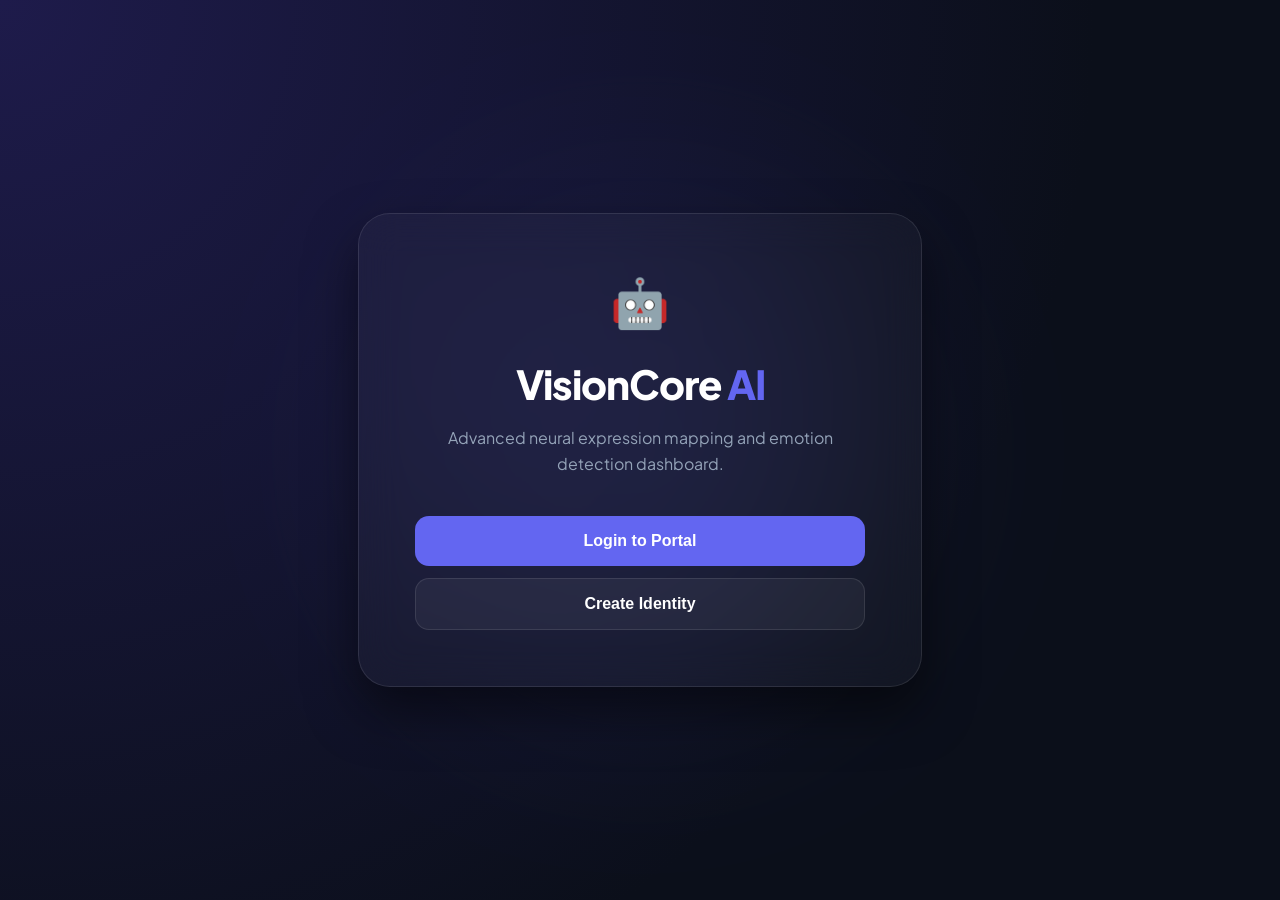
<file: index.html>
<!DOCTYPE html>
<html lang="en">
<head>
    <meta charset="UTF-8">
    <meta name="viewport" content="width=device-width, initial-scale=1.0">
    <title>VisionCore AI | Welcome</title>
    <link href="https://fonts.googleapis.com/css2?family=Plus+Jakarta+Sans:wght@300;400;600;800&display=swap" rel="stylesheet">
    <style>
        :root { --primary: #6366f1; --bg: #0b0f1a; --glass: rgba(255, 255, 255, 0.03); --glass-border: rgba(255, 255, 255, 0.1); }
        body { margin: 0; background: var(--bg); color: white; font-family: 'Plus Jakarta Sans', sans-serif; height: 100vh; display: flex; justify-content: center; align-items: center; overflow: hidden; background: radial-gradient(circle at top left, #1e1b4b, #0b0f1a 70%); }
        .blob { position: absolute; width: 500px; height: 500px; background: var(--primary); filter: blur(120px); border-radius: 50%; opacity: 0.1; z-index: -1; animation: drift 20s infinite alternate; }
        @keyframes drift { from { transform: translate(-10%, -10%); } to { transform: translate(10%, 10%); } }
        .container { background: var(--glass); backdrop-filter: blur(20px); border: 1px solid var(--glass-border); padding: 3.5rem; border-radius: 32px; text-align: center; max-width: 450px; width: 90%; box-shadow: 0 25px 50px rgba(0,0,0,0.5); }
        h1 { font-size: 2.5rem; font-weight: 800; letter-spacing: -1px; margin-bottom: 10px; }
        p { color: #94a3b8; margin-bottom: 2.5rem; line-height: 1.6; }
        .btn-group { display: flex; flex-direction: column; gap: 12px; }
        button { padding: 16px; border-radius: 14px; font-size: 1rem; font-weight: 700; cursor: pointer; transition: 0.3s; border: none; }
        .btn-primary { background: var(--primary); color: white; }
        .btn-primary:hover { transform: translateY(-2px); box-shadow: 0 10px 20px rgba(99,102,241,0.3); }
        .btn-secondary { background: rgba(255,255,255,0.05); color: white; border: 1px solid var(--glass-border); }
        .btn-secondary:hover { background: rgba(255,255,255,0.1); }
    </style>
</head>
<body>
    <div class="blob"></div>
    <div class="container">
        <div style="font-size: 3rem; margin-bottom: 1rem;">🤖</div>
        <h1>VisionCore <span style="color: var(--primary);">AI</span></h1>
        <p>Advanced neural expression mapping and emotion detection dashboard.</p>
        <div class="btn-group">
            <button class="btn-primary" onclick="location.href='login.html'">Login to Portal</button>
            <button class="btn-secondary" onclick="location.href='register.html'">Create Identity</button>
        </div>
    </div>
</body>
</html>
</file>
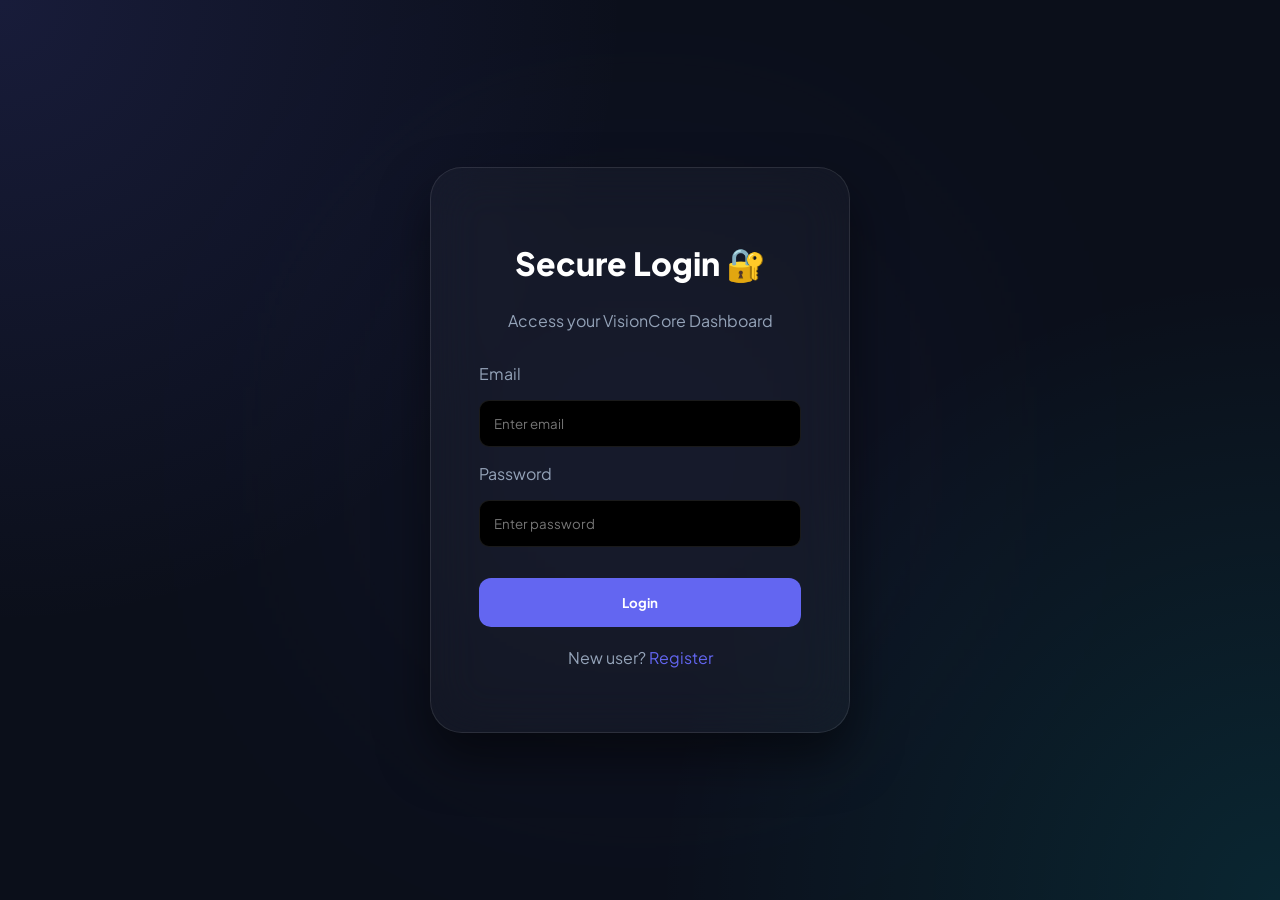
<file: dashboard.html>
<!DOCTYPE html>
<html lang="en">

<head>
<meta charset="UTF-8">
<meta name="viewport" content="width=device-width, initial-scale=1.0">
<title>NeuralCore AI Dashboard</title>

<style>
*{
    box-sizing:border-box;
}

body{
    margin:0;
    height:100vh;
    background:#080b16;
    color:white;
    font-family:Arial, sans-serif;
    display:flex;
}

nav{
    width:80px;
    background:#05070d;
    border-right:1px solid #222;
    display:flex;
    flex-direction:column;
    align-items:center;
    gap:25px;
    padding-top:30px;
}

.nav-icon{
    width:45px;
    height:45px;
    border-radius:12px;
    background:#111827;
    display:flex;
    align-items:center;
    justify-content:center;
    cursor:pointer;
    font-size:22px;
}

.active{
    background:#6366f1;
}

main{
    flex:1;
    padding:30px;
    text-align:center;
}

h1{
    font-size:35px;
}

span{
    color:#00f2ff;
}

.card{
    max-width:700px;
    margin:auto;
    background:rgba(255,255,255,0.05);
    padding:20px;
    border-radius:25px;
    border:1px solid #333;
}

.video-box{
    position:relative;
    border-radius:20px;
    overflow:hidden;
    background:black;
}

video{
    width:100%;
    border-radius:20px;
    transform:scaleX(-1);
}

.corner{
    position:absolute;
    width:35px;
    height:35px;
    border:3px solid #00f2ff;
}

.tl{
    top:20px;
    left:20px;
    border-right:none;
    border-bottom:none;
}

.tr{
    top:20px;
    right:20px;
    border-left:none;
    border-bottom:none;
}

.bl{
    bottom:20px;
    left:20px;
    border-right:none;
    border-top:none;
}

.br{
    bottom:20px;
    right:20px;
    border-left:none;
    border-top:none;
}

.scan{
    position:absolute;
    width:100%;
    height:3px;
    background:#00f2ff;
    top:0;
    display:none;
    box-shadow:0 0 20px #00f2ff;
}

@keyframes scan{
    from{ top:0; }
    to{ top:100%; }
}

.controls{
    margin-top:20px;
    display:flex;
    gap:20px;
}

button{
    flex:1;
    padding:18px;
    border:none;
    border-radius:15px;
    background:#6366f1;
    color:white;
    font-weight:bold;
    cursor:pointer;
}

button:hover{
    background:#4f46e5;
}

.status{
    flex:1;
    background:#05070d;
    border-radius:15px;
    display:flex;
    align-items:center;
    justify-content:center;
    color:#00f2ff;
    font-weight:bold;
}
</style>
</head>

<body>

<nav>
    <div class="nav-icon">📊</div>
    <div class="nav-icon active">📷</div>
    <div class="nav-icon" onclick="localStorage.removeItem('token'); location.href='login.html';">🚪</div>
</nav>

<main>
    <h1>NEURAL<span>CORE</span> AI</h1>
    <p>Emotion Recognition Dashboard</p>

    <div class="card">
        <div class="video-box">
            <video id="video" autoplay playsinline></video>
            <div class="corner tl"></div>
            <div class="corner tr"></div>
            <div class="corner bl"></div>
            <div class="corner br"></div>
            <div id="scanLine" class="scan"></div>
        </div>

        <div class="controls">
            <button id="btn">INITIATE NEURAL SCAN</button>
            <div class="status">
                <p id="emotionText">SYSTEM READY</p>
            </div>
        </div>
    </div>
</main>

<canvas id="canvas" style="display:none"></canvas>

<script>
// ======================
// BACKEND URL (Cleaned & Corrected)
// ======================
const API_URL = "https://emotions-detector-backend.onrender.com";

// Automatically wake up backend on load
fetch(API_URL)
    .then(res => console.log("Backend woken up successfully"))
    .catch(err => console.log("Waking up backend..."));

// Verify Authentication Token
const token = localStorage.getItem("token");
if (!token) {
    alert("Please login first 🔐");
    window.location.href = "login.html";
}

const video = document.getElementById("video");
const btn = document.getElementById("btn");
const emotionText = document.getElementById("emotionText");
const scanLine = document.getElementById("scanLine");
const canvas = document.getElementById("canvas");

let scanning = false;

// CAMERA
navigator.mediaDevices.getUserMedia({ video: true })
    .then(stream => {
        video.srcObject = stream;
        emotionText.innerText = "SYSTEM READY";
    })
    .catch(() => {
        emotionText.innerText = "CAMERA ERROR";
    });

// DETECT
btn.onclick = async () => {
    if (scanning) return;
    scanning = true;

    try {
        scanLine.style.display = "block";
        scanLine.style.animation = "scan 2s linear infinite";
        emotionText.innerText = "SCANNING...";

        canvas.width = video.videoWidth;
        canvas.height = video.videoHeight;

        let ctx = canvas.getContext("2d");
        ctx.drawImage(video, 0, 0);

        let image = canvas.toDataURL("image/jpeg");

        let res = await fetch(API_URL + "/detect-emotion", {
            method: "POST",
            headers: {
                "Content-Type": "application/json",
                "Authorization": `Bearer ${token}`
            },
            body: JSON.stringify({ image: image })
        });

        let data = await res.json();
        emotionText.innerText = (data.emotion || "UNKNOWN").toUpperCase();

    } catch (err) {
        console.log(err);
        emotionText.innerText = "SERVER ERROR";
    } finally {
        scanLine.style.display = "none";
        btn.innerText = "INITIATE NEURAL SCAN";
        scanning = false;
    }
};
</script>

</body>
</html>
</file>
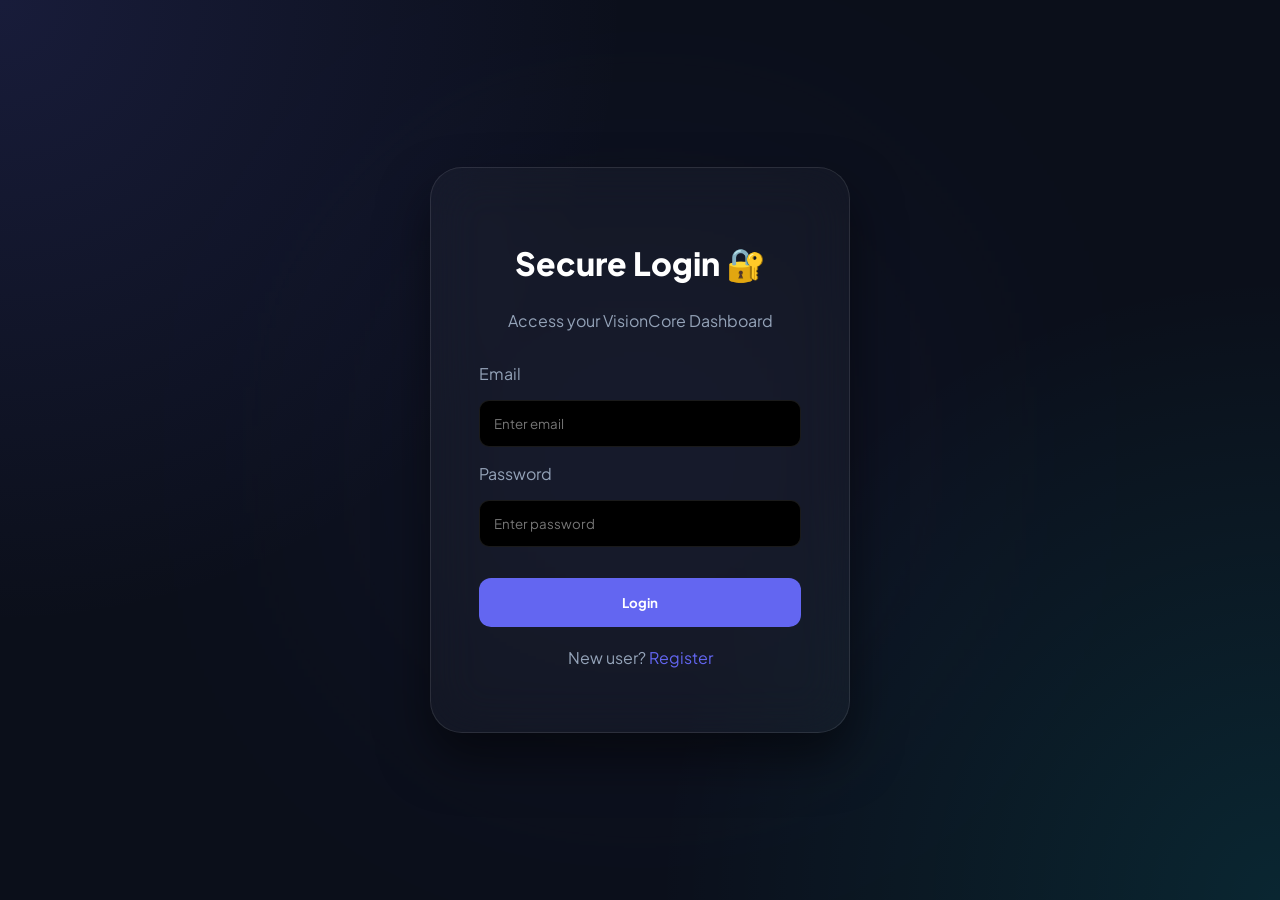
<file: login.html>
<!DOCTYPE html>
<html lang="en">

<head>

<meta charset="UTF-8">
<meta name="viewport" content="width=device-width, initial-scale=1.0">

<title>VisionCore AI | Secure Login</title>


<link href="https://fonts.googleapis.com/css2?family=Plus+Jakarta+Sans:wght@300;400;600;800&display=swap" rel="stylesheet">


<style>

:root {
    --primary:#6366f1;
    --primary-hover:#4f46e5;
    --bg:#0b0f1a;
    --glass:rgba(255,255,255,0.03);
    --glass-border:rgba(255,255,255,0.1);
    --text-muted:#94a3b8;
}


*{
    box-sizing:border-box;
    font-family:'Plus Jakarta Sans',sans-serif;
}


body{

    margin:0;

    background-color:var(--bg);

    background-image:
    radial-gradient(circle at 0% 0%,rgba(99,102,241,0.15),transparent 40%),
    radial-gradient(circle at 100% 100%,rgba(0,242,255,0.1),transparent 40%);

    height:100vh;

    display:flex;

    justify-content:center;

    align-items:center;

    color:white;

}



.glow-orb{

    position:absolute;

    width:400px;

    height:400px;

    background:#6366f1;

    filter:blur(150px);

    opacity:.1;

}



.container{

    width:420px;

    padding:3rem;

    background:var(--glass);

    backdrop-filter:blur(25px);

    border:1px solid var(--glass-border);

    border-radius:32px;

    box-shadow:0 25px 50px rgba(0,0,0,.5);

    text-align:center;

}



h2{

    font-size:2rem;

    font-weight:800;

}



.subtitle{

    color:var(--text-muted);

    margin-bottom:2rem;

}



form{

    display:flex;

    flex-direction:column;

    gap:1rem;

    text-align:left;

}



label{

    color:var(--text-muted);

}



input{

    padding:14px;

    border-radius:10px;

    border:1px solid var(--glass-border);

    background:black;

    color:white;

}



button{

    margin-top:15px;

    padding:16px;

    border:none;

    border-radius:12px;

    background:var(--primary);

    color:white;

    font-weight:700;

    cursor:pointer;

}



button:hover{

    background:var(--primary-hover);

}



.footer-text{

    margin-top:20px;

    color:var(--text-muted);

}


.footer-text a{

    color:var(--primary);

    text-decoration:none;

}


</style>


</head>


<body>


<div class="glow-orb"></div>



<div class="container">


<h2>
Secure Login 🔐
</h2>


<p class="subtitle">
Access your VisionCore Dashboard
</p>




<form id="loginForm">


<label>Email</label>

<input 
type="email"
id="loginEmail"
placeholder="Enter email"
required
>



<label>Password</label>

<input 
type="password"
id="loginPassword"
placeholder="Enter password"
required
>




<button type="submit">
Login
</button>



</form>



<p class="footer-text">

New user?

<a href="register.html">
Register
</a>

</p>


</div>






<script>


// Live Render Backend URL
const API_URL = "https://emotions-detector-backend-1.onrender.com";

// Automatically wake up backend on page load
fetch(API_URL)
    .then(res => console.log("Backend woken up successfully"))
    .catch(err => console.log("Waking up backend..."));


document
.getElementById("loginForm")
.addEventListener("submit",async(e)=>{


e.preventDefault();



const email =
document.getElementById("loginEmail").value;



const password =
document.getElementById("loginPassword").value;



try{


const response = await fetch(

`${API_URL}/login`,

{

method:"POST",

headers:{

"Content-Type":"application/json"

},


body:JSON.stringify({

email,

password

})


}

);




const data =
await response.json();



console.log(data);



if(response.ok && data.message==="Login success"){


alert("✅ Login Success");


// save JWT token

localStorage.setItem(
"token",
data.token
);



localStorage.setItem(
"userEmail",
email
);



// dashboard redirect

window.location.href="dashboard.html";


}

else{


alert(
data.message || "Login failed"
);


}



}

catch(error){


console.log(error);


alert(
"❌ Backend server not running"
);


}



});



</script>


</body>

</html>
</file>
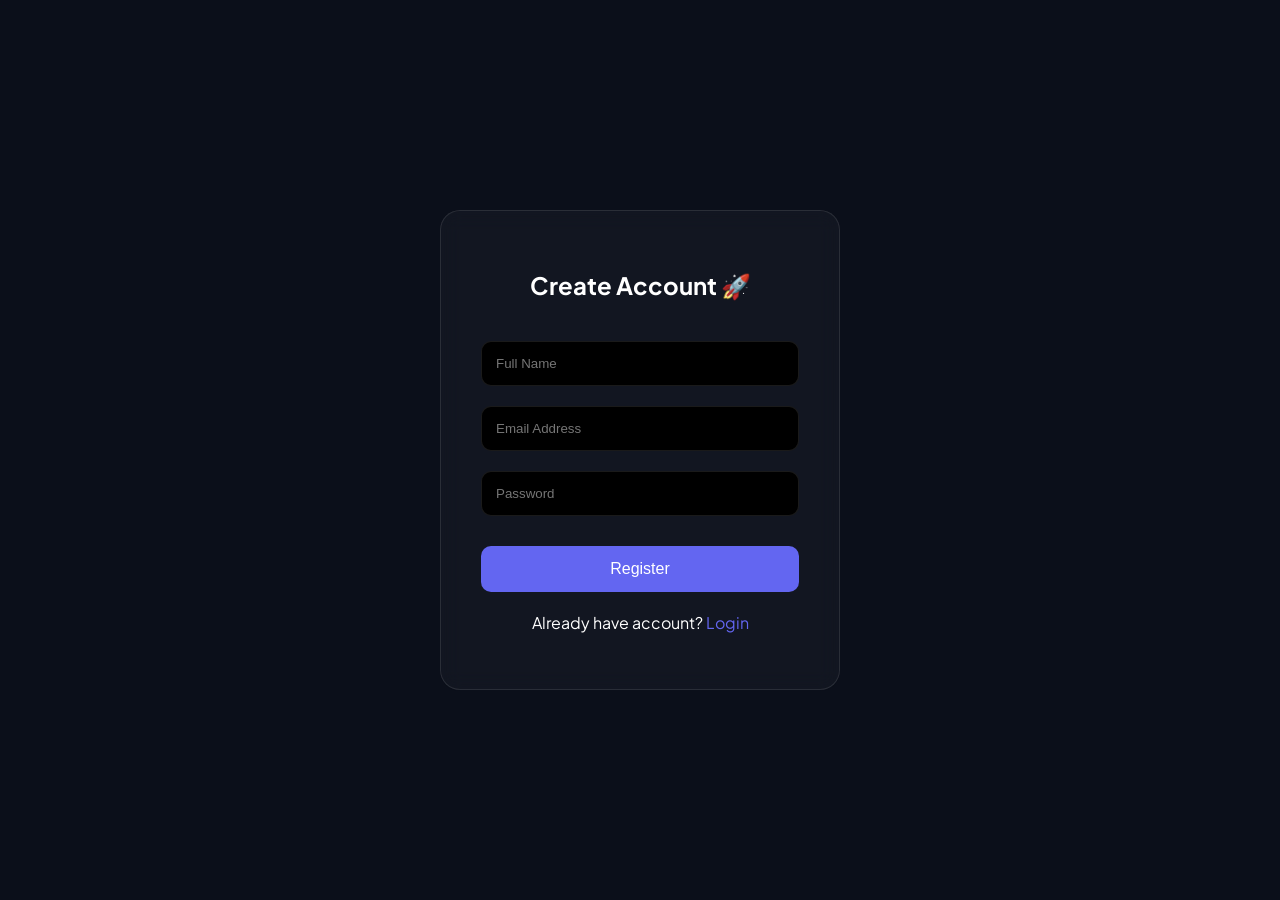
<file: register.html>
<!DOCTYPE html>
<html lang="en">

<head>
<meta charset="UTF-8">
<meta name="viewport" content="width=device-width, initial-scale=1.0">

<title>VisionCore AI | Create Identity</title>

<link href="https://fonts.googleapis.com/css2?family=Plus+Jakarta+Sans:wght@300;400;600;800&display=swap" rel="stylesheet">


<style>

:root {
    --primary:#6366f1;
    --bg:#0b0f1a;
    --glass:rgba(255,255,255,0.03);
    --glass-border:rgba(255,255,255,0.1);
}


*{
    box-sizing:border-box;
}


body{

    margin:0;
    height:100vh;

    display:flex;
    justify-content:center;
    align-items:center;

    background:var(--bg);

    color:white;

    font-family:'Plus Jakarta Sans',sans-serif;

}



.container{

    width:400px;

    padding:40px;

    background:var(--glass);

    border:1px solid var(--glass-border);

    border-radius:20px;

    backdrop-filter:blur(10px);

}



h2{

    text-align:center;

    margin-bottom:30px;

}



input{

    width:100%;

    padding:14px;

    margin:10px 0;

    border-radius:10px;

    border:1px solid var(--glass-border);

    background:#000;

    color:white;

    outline:none;

}



input:focus{

    border-color:#6366f1;

}



button{

    width:100%;

    padding:14px;

    margin-top:20px;

    border:none;

    border-radius:10px;

    background:var(--primary);

    color:white;

    font-size:16px;

    cursor:pointer;

}



button:hover{

    background:#4f46e5;

}



.footer-text{

    text-align:center;

    margin-top:20px;

}



a{

    color:#6366f1;

    text-decoration:none;

}


</style>

</head>


<body>



<div class="container">


<h2>Create Account 🚀</h2>


<form id="registerForm">


<input 
type="text"
id="regName"
placeholder="Full Name"
required
>


<input 
type="email"
id="regEmail"
placeholder="Email Address"
required
>


<input 
type="password"
id="regPassword"
placeholder="Password"
required
>


<button type="submit">
Register
</button>


</form>



<p class="footer-text">

Already have account?

<a href="login.html">
Login
</a>

</p>



</div>





<script>


// Updated to live Render Backend URL
const API_URL = "https://emotions-detector-backend-1.onrender.com";

// Automatically wake up the Render backend on load
fetch(API_URL)
    .then(res => console.log("Backend woken up successfully"))
    .catch(err => console.log("Waking up backend..."));


const registerForm = document.getElementById("registerForm");



registerForm.addEventListener("submit", async(e)=>{


e.preventDefault();



const name =
document.getElementById("regName").value;



const email =
document.getElementById("regEmail").value;



const password =
document.getElementById("regPassword").value;



try{


const response = await fetch(
`${API_URL}/register`,
{

method:"POST",

headers:{

"Content-Type":"application/json"

},


body:JSON.stringify({

name:name,

email:email,

password:password

})


});



const data = await response.json();



console.log(data);



if(response.ok){


alert("✅ Register Success");


window.location.href="login.html";


}

else{


alert(data.message || "Register Failed");


}



}

catch(error){


console.log(error);


alert(
"❌ Backend not connected"
);


}



});



</script>



</body>

</html>
</file>
